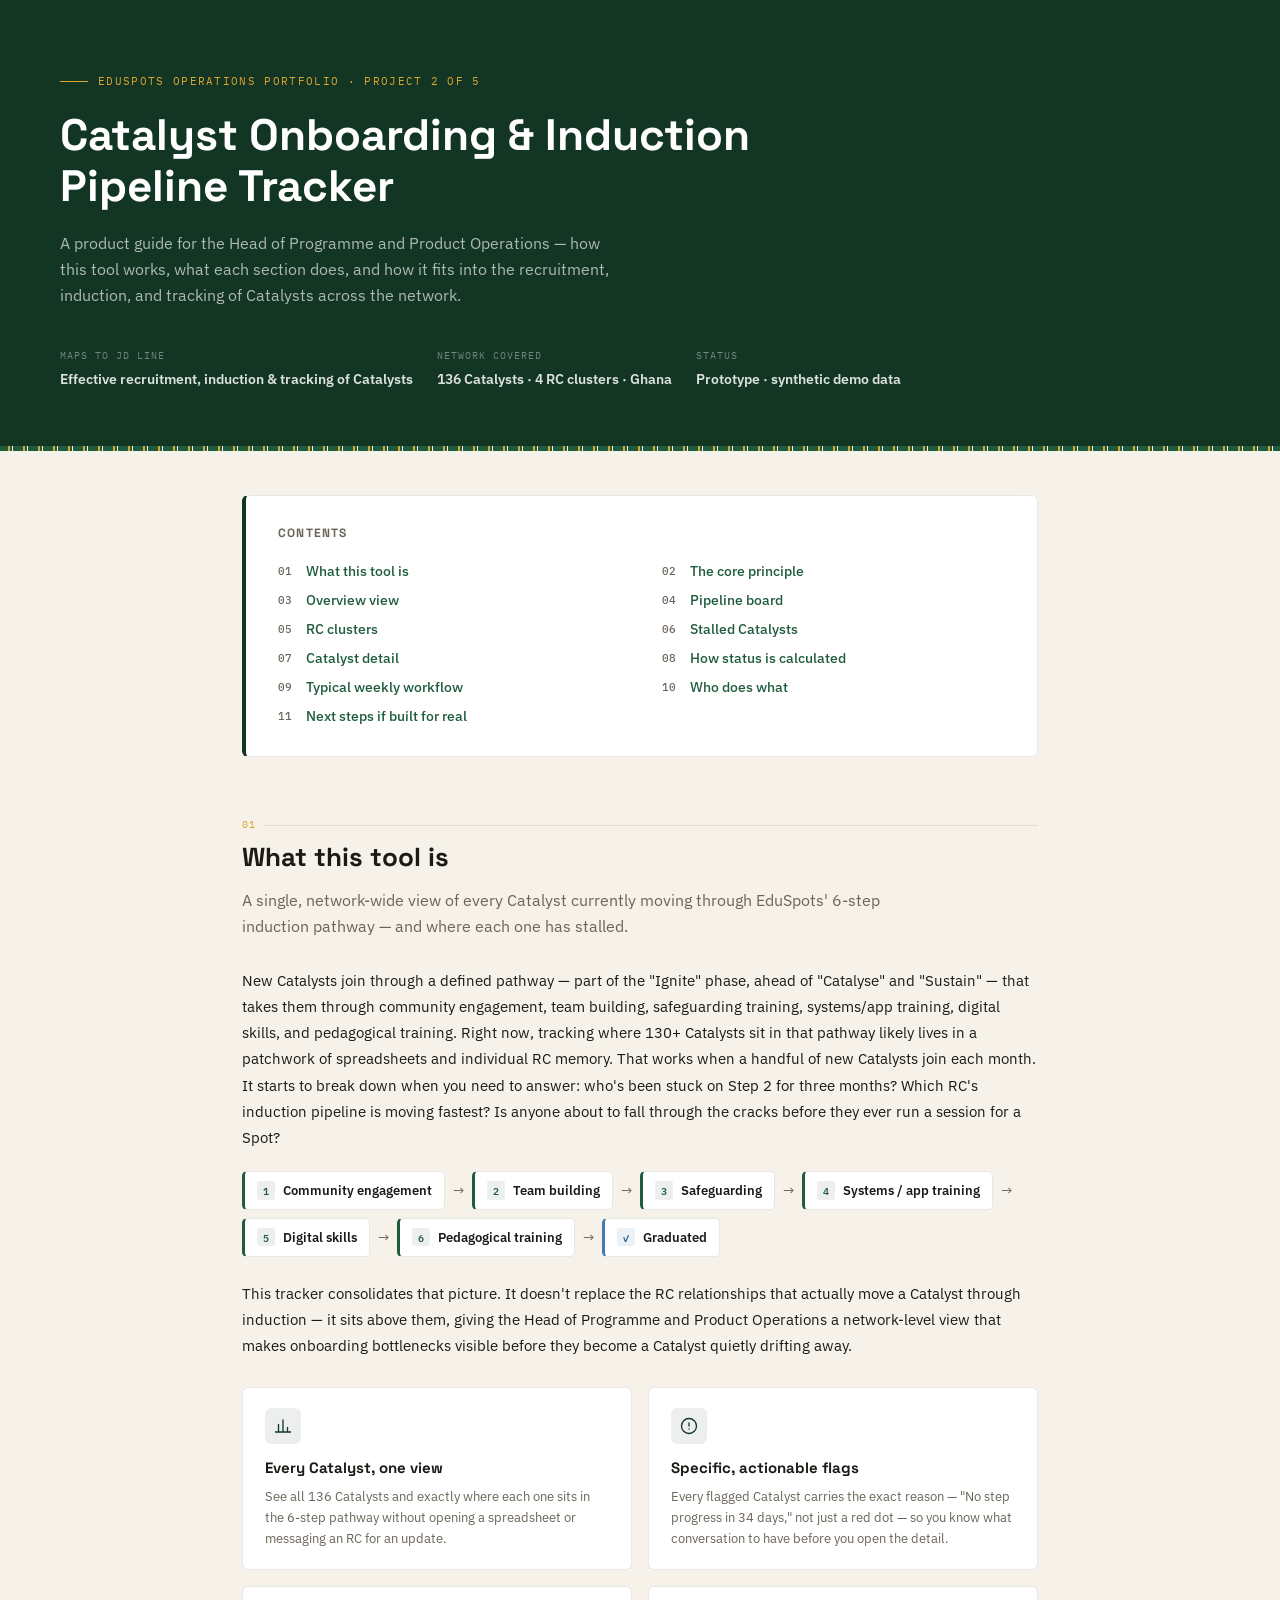
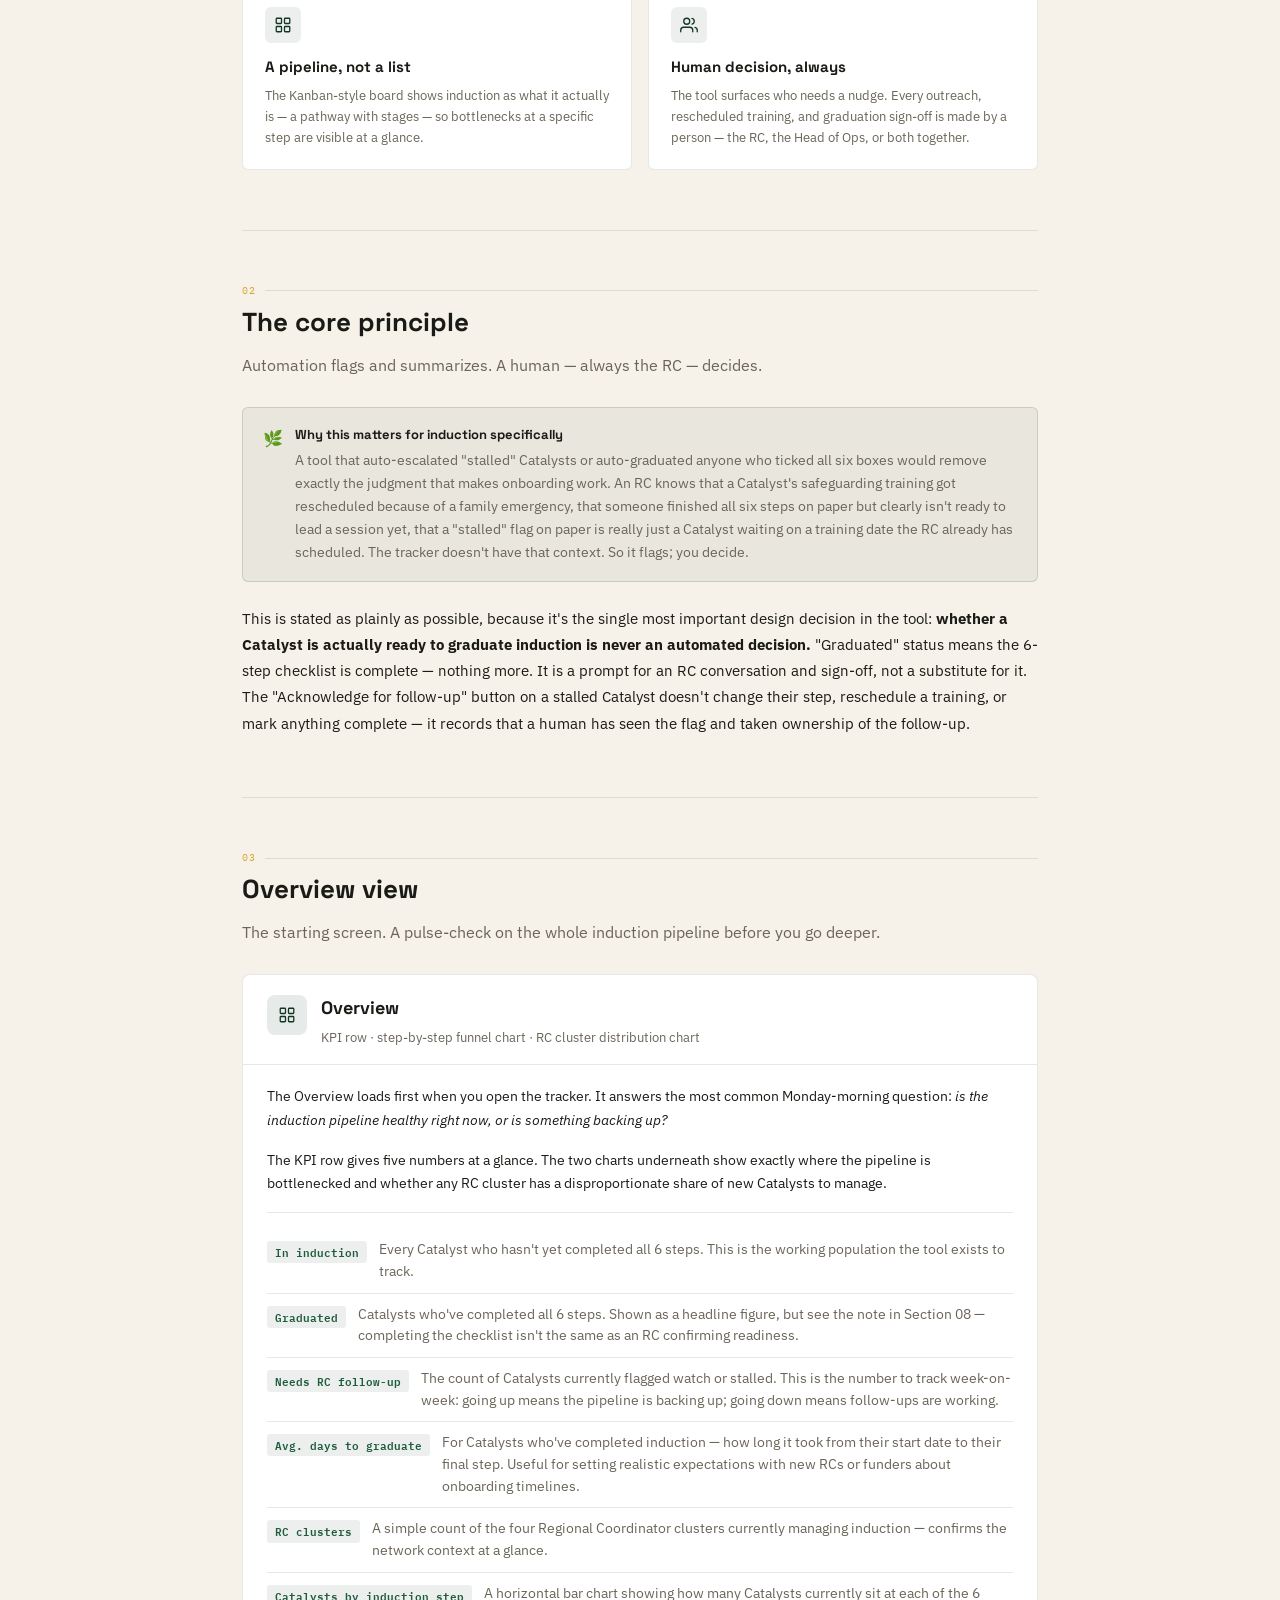
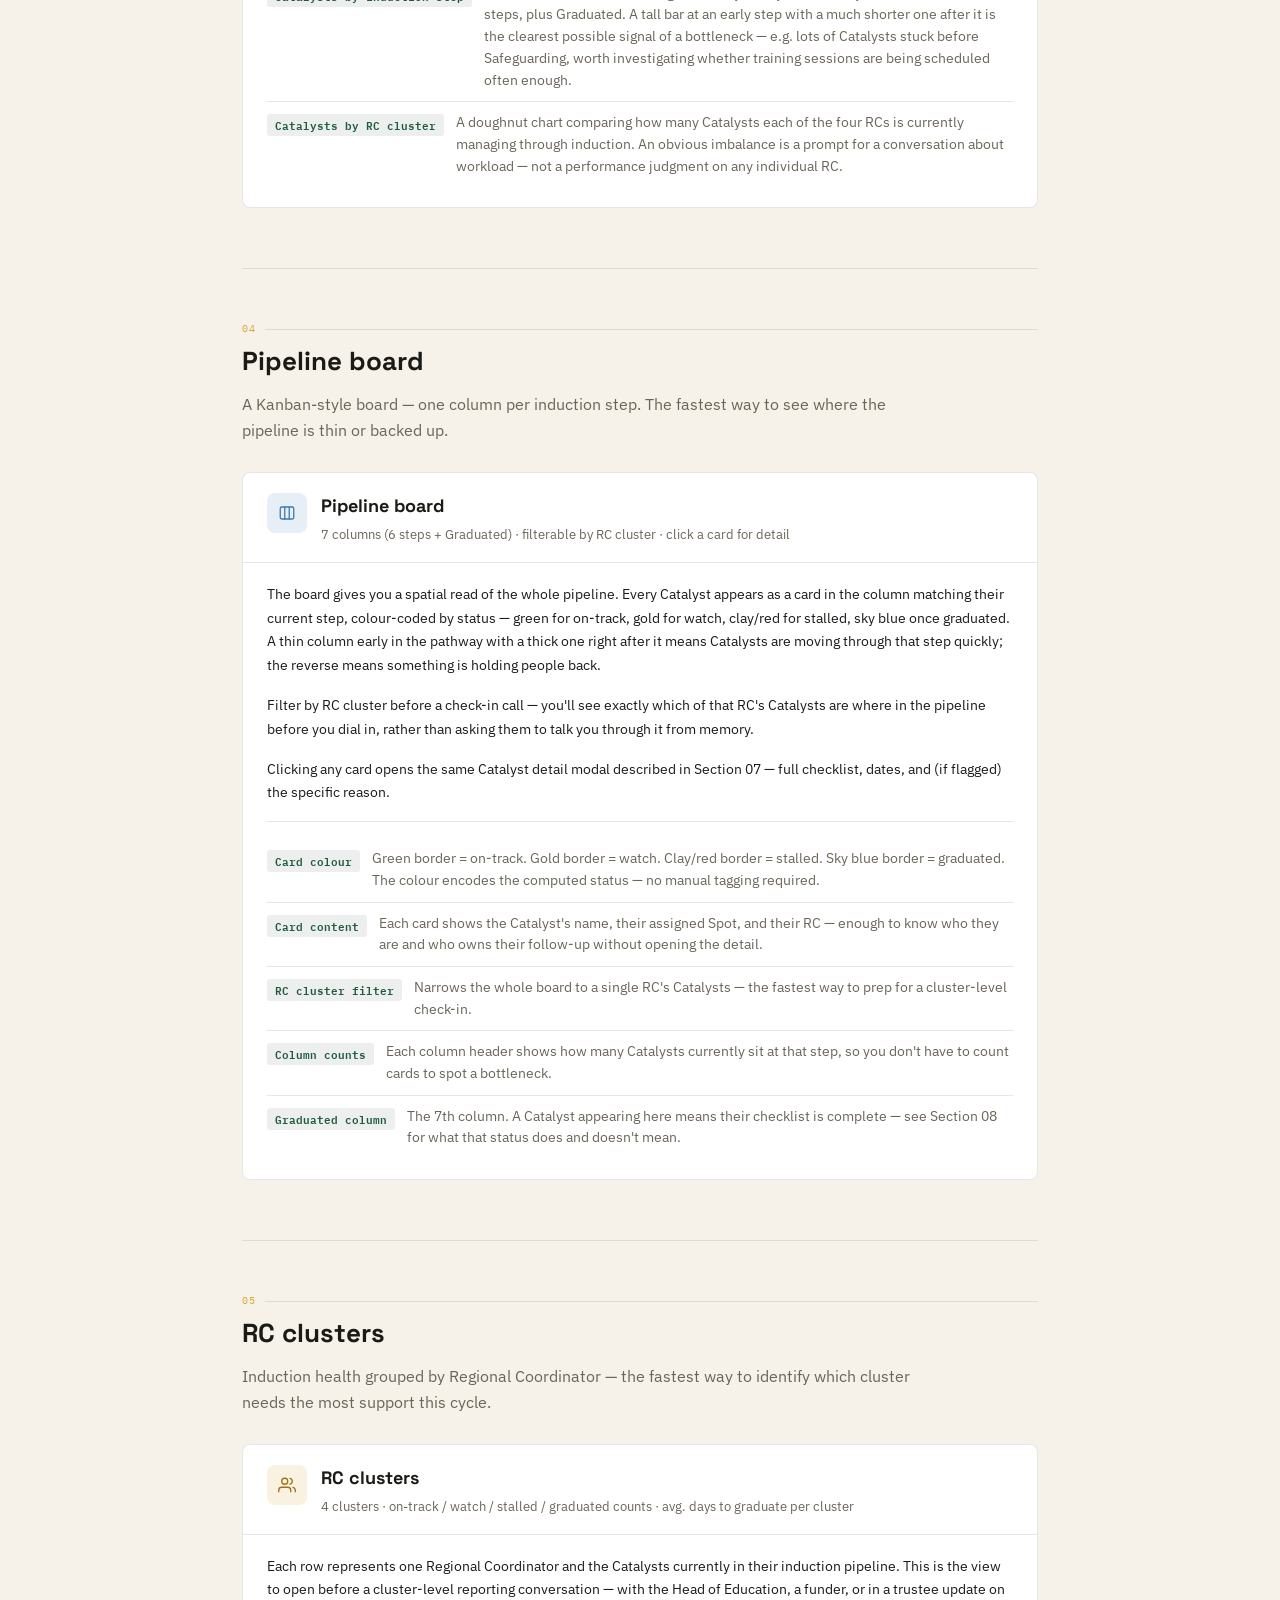
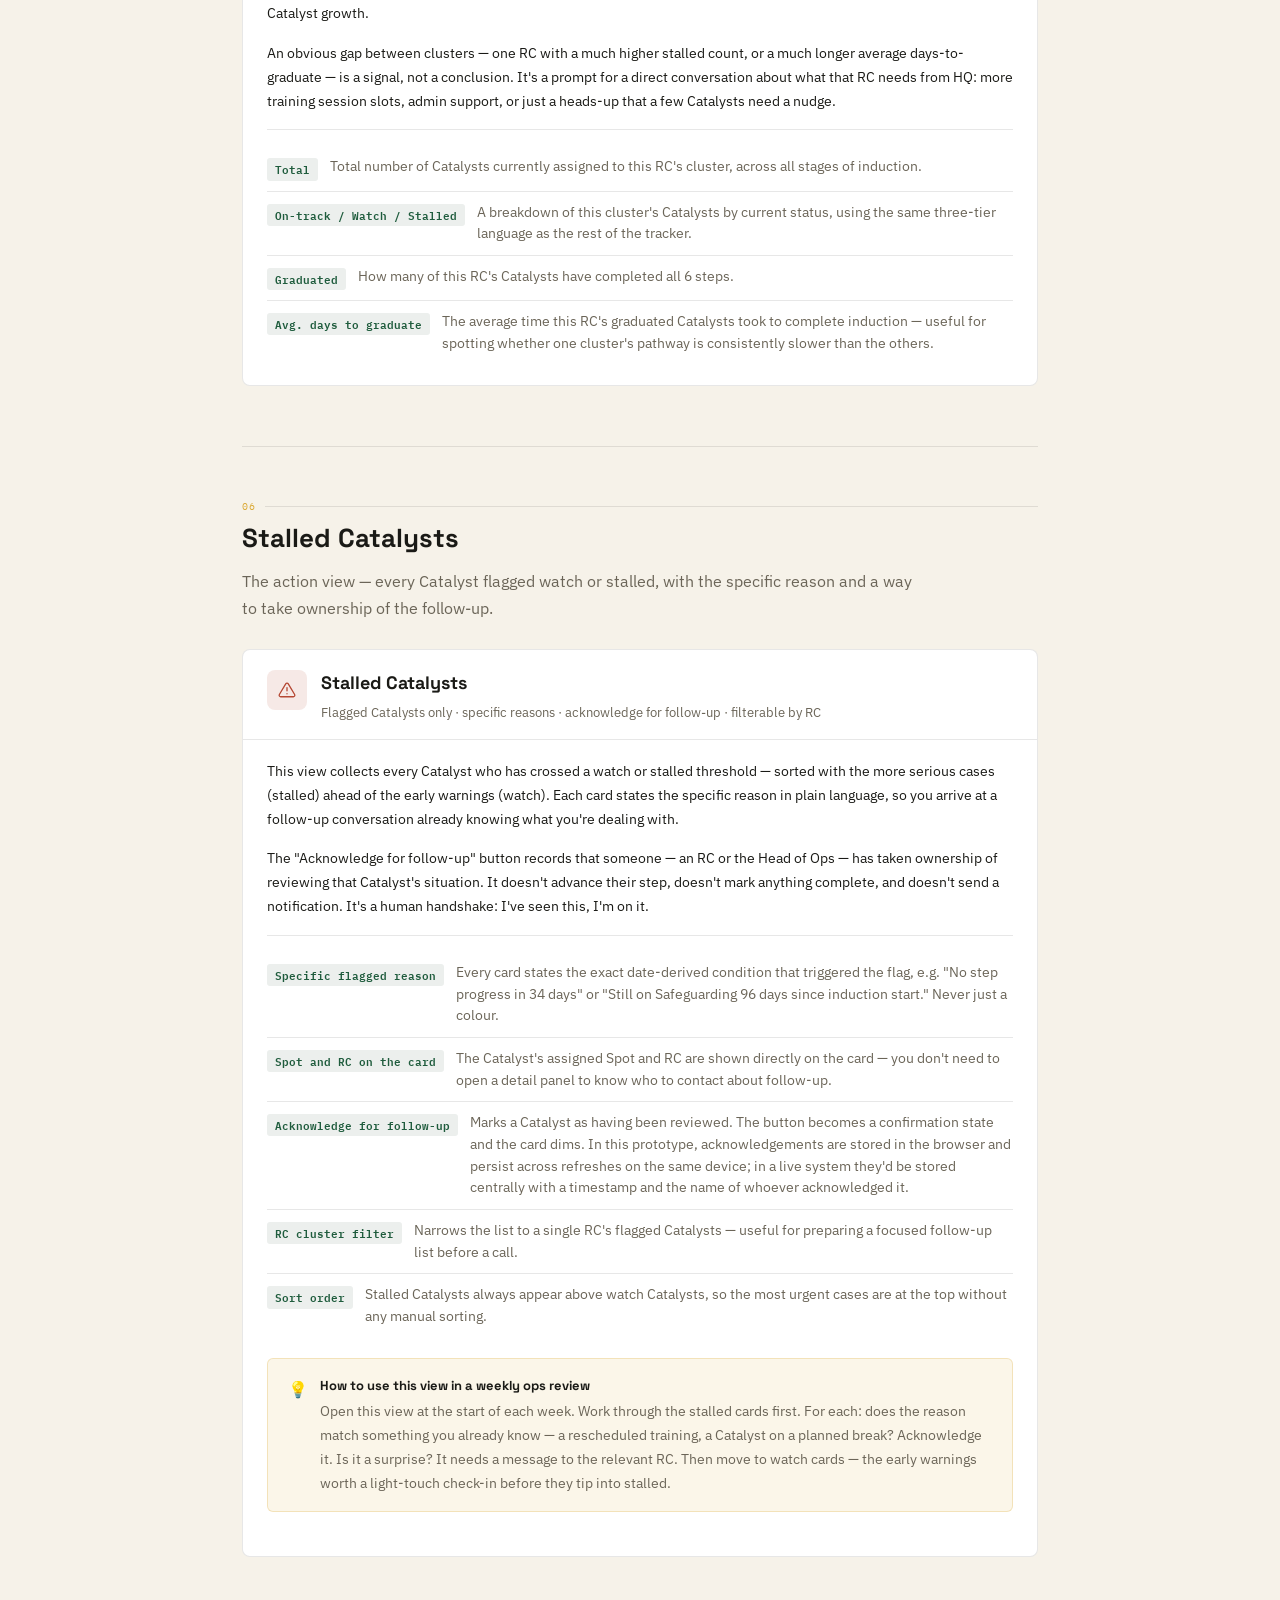
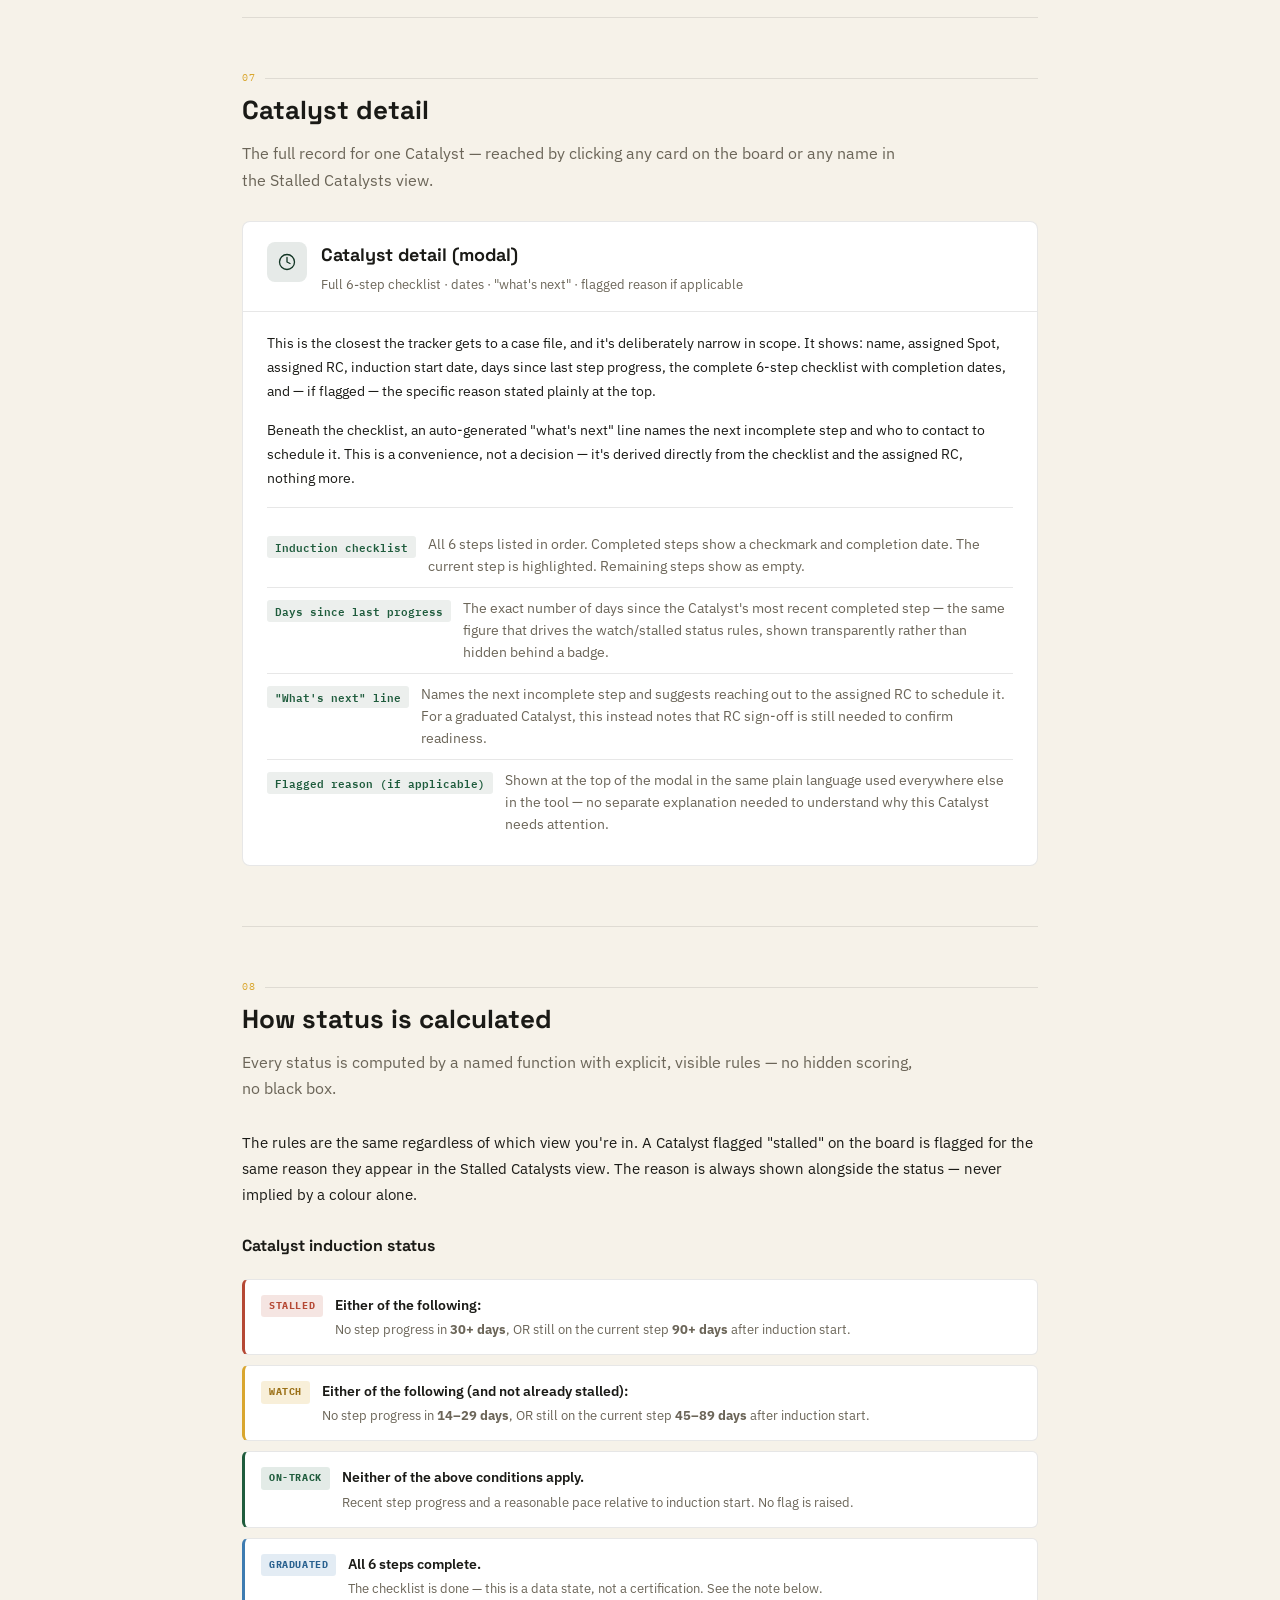
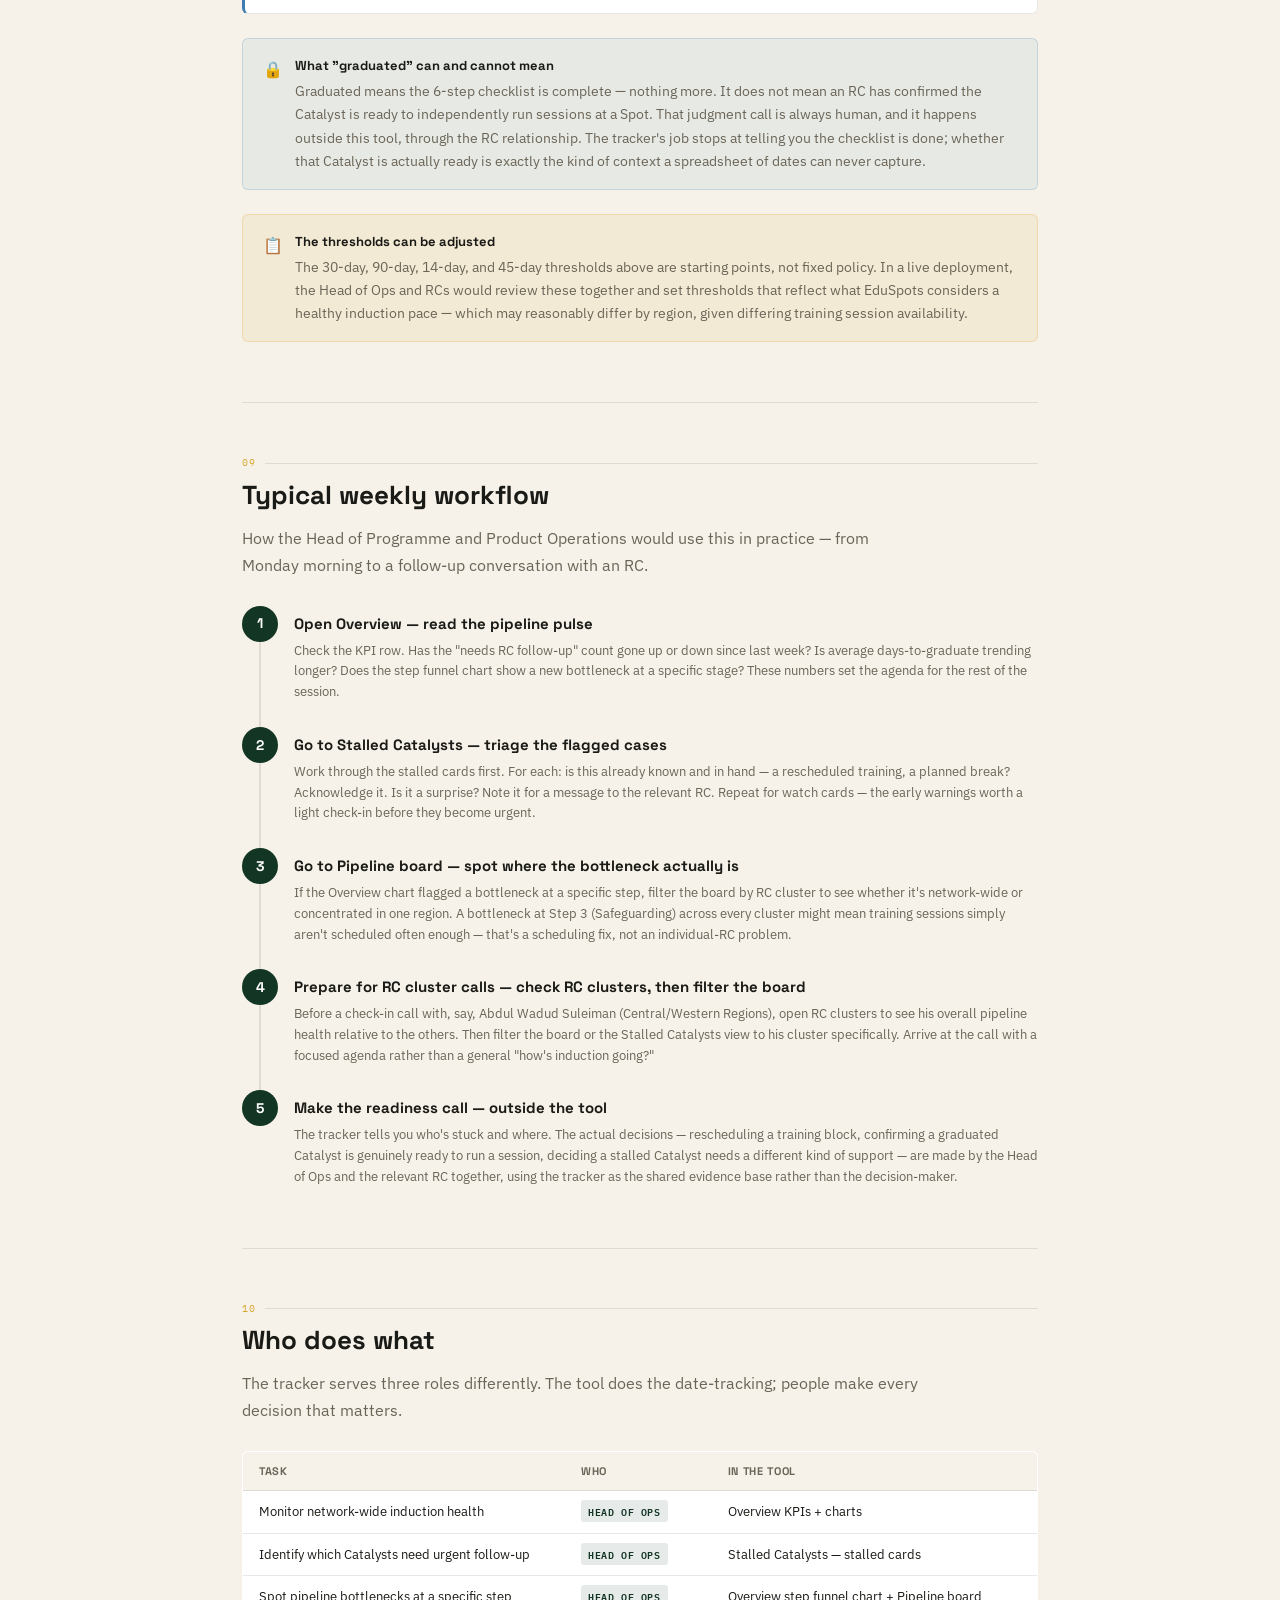
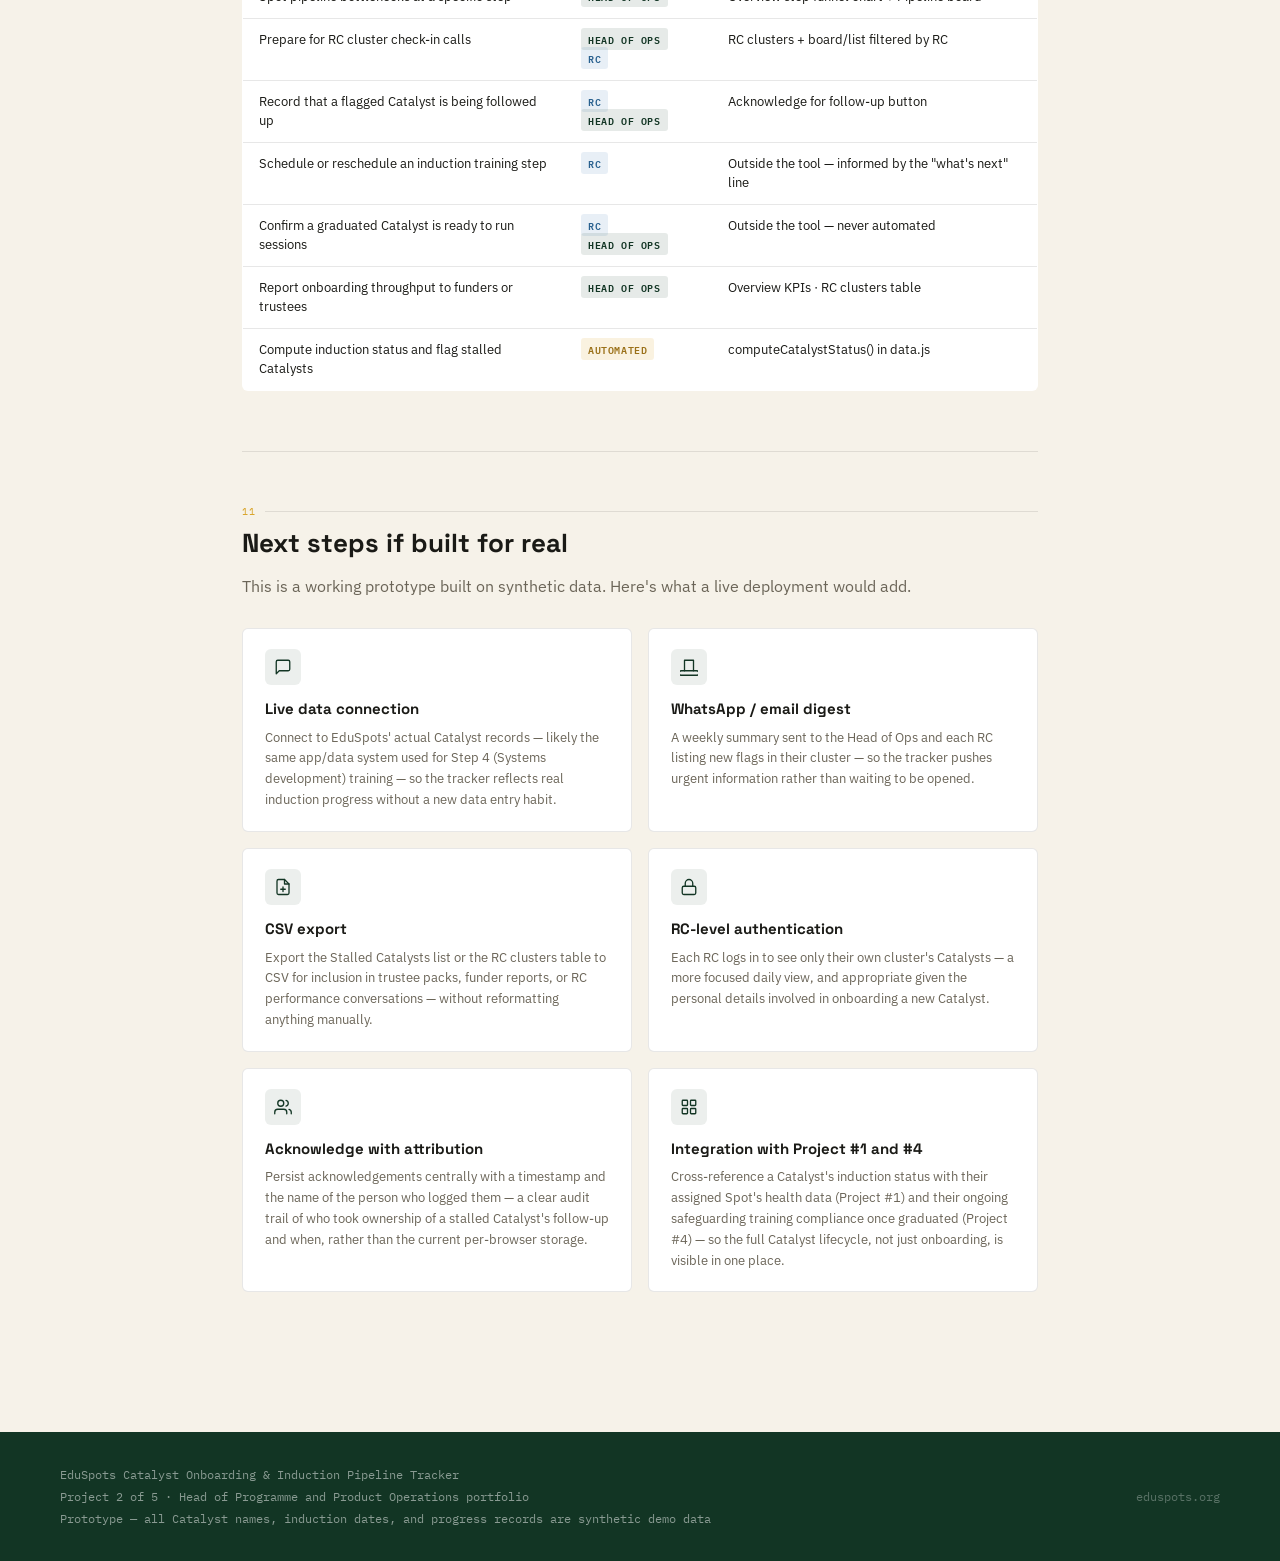
<file: product-guide.html>
<!DOCTYPE html>
<html lang="en">
<head>
<meta charset="UTF-8" />
<meta name="viewport" content="width=device-width, initial-scale=1.0" />
<title>Catalyst Onboarding &amp; Induction Pipeline Tracker — Product Guide</title>
<link rel="preconnect" href="https://fonts.googleapis.com" />
<link rel="preconnect" href="https://fonts.gstatic.com" crossorigin />
<link href="https://fonts.googleapis.com/css2?family=IBM+Plex+Mono:wght@400;600&family=IBM+Plex+Sans:ital,wght@0,400;0,500;0,600;1,400&family=Space+Grotesk:wght@500;600;700&display=swap" rel="stylesheet" />
<style>

/* ── Reset ──────────────────────────────────────────────────── */
*, *::before, *::after { box-sizing: border-box; margin: 0; padding: 0; }
html { font-size: 16px; scroll-behavior: smooth; }

body {
  font-family: "IBM Plex Sans", ui-sans-serif, system-ui, sans-serif;
  background: #F6F2E9;
  color: #1A1A16;
  line-height: 1.65;
  -webkit-font-smoothing: antialiased;
}

/* ── Tokens ─────────────────────────────────────────────────── */
:root {
  --forest:       #123524;
  --forest-light: #1F5C3D;
  --gold:         #D9A62E;
  --gold-soft:    #F0D89B;
  --sky:          #3E7CB1;
  --clay:         #B54834;
  --paper:        #F6F2E9;
  --panel:        #FFFFFF;
  --ink:          #1A1A16;
  --muted:        #6B6558;
  --line:         rgba(26,26,22,0.10);
}

/* ── Cover ──────────────────────────────────────────────────── */
.cover {
  background: var(--forest);
  color: #fff;
  padding: 72px 60px 60px;
  position: relative;
  overflow: hidden;
}

.cover::after {
  content: "";
  position: absolute;
  bottom: 0; left: 0; right: 0;
  height: 5px;
  background: repeating-linear-gradient(
    90deg,
    var(--forest-light) 0px, var(--forest-light) 8px,
    var(--gold)         8px, var(--gold)         10px,
    var(--forest-light) 10px, var(--forest-light) 12px,
    #fff                12px, #fff                13px,
    var(--forest-light) 13px, var(--forest-light) 15px
  );
}

.cover-eyebrow {
  font-family: "IBM Plex Mono", monospace;
  font-size: 11px;
  letter-spacing: 0.12em;
  text-transform: uppercase;
  color: var(--gold);
  margin-bottom: 20px;
  display: flex;
  align-items: center;
  gap: 10px;
}

.cover-eyebrow::before {
  content: "";
  display: inline-block;
  width: 28px;
  height: 1px;
  background: var(--gold);
}

.cover-title {
  font-family: "Space Grotesk", ui-sans-serif, sans-serif;
  font-size: clamp(28px, 4vw, 44px);
  font-weight: 700;
  line-height: 1.15;
  color: #fff;
  max-width: 700px;
  margin-bottom: 20px;
}

.cover-subtitle {
  font-size: 16px;
  color: rgba(255,255,255,0.65);
  max-width: 560px;
  line-height: 1.6;
  margin-bottom: 40px;
}

.cover-meta {
  display: flex;
  flex-wrap: wrap;
  gap: 24px;
}

.cover-meta-item {
  display: flex;
  flex-direction: column;
  gap: 3px;
}

.cover-meta-label {
  font-family: "IBM Plex Mono", monospace;
  font-size: 10px;
  letter-spacing: 0.1em;
  text-transform: uppercase;
  color: rgba(255,255,255,0.40);
}

.cover-meta-value {
  font-size: 14px;
  font-weight: 600;
  color: rgba(255,255,255,0.85);
}

/* ── Layout ─────────────────────────────────────────────────── */
.page {
  max-width: 860px;
  margin: 0 auto;
  padding: 0 32px 80px;
}

/* ── TOC ────────────────────────────────────────────────────── */
.toc {
  background: var(--panel);
  border: 1px solid var(--line);
  border-left: 4px solid var(--forest);
  border-radius: 6px;
  padding: 28px 32px;
  margin: 44px 0 60px;
}

.toc-title {
  font-family: "Space Grotesk", sans-serif;
  font-size: 12px;
  font-weight: 700;
  letter-spacing: 0.1em;
  text-transform: uppercase;
  color: var(--muted);
  margin-bottom: 16px;
}

.toc-list {
  list-style: none;
  display: grid;
  grid-template-columns: 1fr 1fr;
  gap: 6px 40px;
}

.toc-list a {
  font-size: 14px;
  color: var(--forest-light);
  text-decoration: none;
  font-weight: 500;
  display: flex;
  align-items: center;
  gap: 8px;
}

.toc-list a:hover { text-decoration: underline; }

.toc-num {
  font-family: "IBM Plex Mono", monospace;
  font-size: 11px;
  color: var(--muted);
  width: 20px;
  flex-shrink: 0;
}

/* ── Section headings ───────────────────────────────────────── */
.section {
  margin-bottom: 60px;
}

.section-eyebrow {
  font-family: "IBM Plex Mono", monospace;
  font-size: 10px;
  letter-spacing: 0.14em;
  text-transform: uppercase;
  color: var(--gold);
  margin-bottom: 8px;
  display: flex;
  align-items: center;
  gap: 8px;
}

.section-eyebrow::after {
  content: "";
  flex: 1;
  height: 1px;
  background: var(--line);
}

.section-title {
  font-family: "Space Grotesk", sans-serif;
  font-size: 26px;
  font-weight: 700;
  color: var(--ink);
  line-height: 1.2;
  margin-bottom: 14px;
}

.section-lead {
  font-size: 16px;
  color: var(--muted);
  max-width: 680px;
  margin-bottom: 28px;
  line-height: 1.65;
}

/* ── Feature cards ──────────────────────────────────────────── */
.feature-grid {
  display: grid;
  grid-template-columns: 1fr 1fr;
  gap: 16px;
  margin-bottom: 28px;
}

.feature-card {
  background: var(--panel);
  border: 1px solid var(--line);
  border-radius: 6px;
  padding: 20px 22px;
}

.feature-card-icon {
  width: 36px;
  height: 36px;
  background: rgba(18,53,36,0.08);
  border-radius: 6px;
  display: flex;
  align-items: center;
  justify-content: center;
  margin-bottom: 12px;
  color: var(--forest);
}

.feature-card-title {
  font-family: "Space Grotesk", sans-serif;
  font-size: 15px;
  font-weight: 700;
  color: var(--ink);
  margin-bottom: 6px;
}

.feature-card-body {
  font-size: 13px;
  color: var(--muted);
  line-height: 1.6;
}

/* ── View breakdowns ────────────────────────────────────────── */
.view-block {
  background: var(--panel);
  border: 1px solid var(--line);
  border-radius: 8px;
  overflow: hidden;
  margin-bottom: 24px;
}

.view-block-header {
  padding: 18px 24px 16px;
  border-bottom: 1px solid var(--line);
  display: flex;
  align-items: flex-start;
  gap: 14px;
}

.view-block-icon {
  width: 40px;
  height: 40px;
  border-radius: 8px;
  display: flex;
  align-items: center;
  justify-content: center;
  flex-shrink: 0;
  margin-top: 2px;
}

.icon-forest { background: rgba(18,53,36,0.10); color: var(--forest); }
.icon-sky    { background: rgba(62,124,177,0.12); color: var(--sky); }
.icon-gold   { background: rgba(217,166,46,0.15); color: #9B7119; }
.icon-clay   { background: rgba(181,72,52,0.12); color: var(--clay); }

.view-block-name {
  font-family: "Space Grotesk", sans-serif;
  font-size: 18px;
  font-weight: 700;
  color: var(--ink);
  margin-bottom: 4px;
}

.view-block-tagline {
  font-size: 13px;
  color: var(--muted);
}

.view-block-body {
  padding: 20px 24px;
}

.view-block-body p {
  font-size: 14px;
  color: var(--ink);
  line-height: 1.7;
  margin-bottom: 16px;
}

.view-block-body p:last-of-type { margin-bottom: 0; }

/* ── Element list ───────────────────────────────────────────── */
.element-list {
  list-style: none;
  margin-top: 16px;
  border-top: 1px solid var(--line);
  padding-top: 16px;
}

.element-item {
  display: flex;
  gap: 12px;
  padding: 10px 0;
  border-bottom: 1px solid var(--line);
  font-size: 14px;
}

.element-item:last-child { border-bottom: none; }

.element-label {
  font-family: "IBM Plex Mono", monospace;
  font-size: 11px;
  font-weight: 600;
  color: var(--forest-light);
  background: rgba(18,53,36,0.08);
  padding: 2px 8px;
  border-radius: 3px;
  white-space: nowrap;
  align-self: flex-start;
  margin-top: 2px;
  flex-shrink: 0;
}

.element-desc {
  color: var(--muted);
  line-height: 1.55;
}

/* ── Status pills ───────────────────────────────────────────── */
.status-row {
  display: flex;
  flex-direction: column;
  gap: 10px;
  margin: 20px 0;
}

.status-item {
  display: flex;
  align-items: flex-start;
  gap: 12px;
  padding: 14px 16px;
  background: var(--panel);
  border: 1px solid var(--line);
  border-radius: 6px;
  border-left-width: 3px;
}

.status-item.status-ontrack   { border-left-color: var(--forest-light); }
.status-item.status-watch     { border-left-color: var(--gold); }
.status-item.status-stalled   { border-left-color: var(--clay); }
.status-item.status-graduated { border-left-color: var(--sky); }

.status-pill {
  font-family: "IBM Plex Mono", monospace;
  font-size: 10px;
  font-weight: 700;
  letter-spacing: 0.06em;
  text-transform: uppercase;
  padding: 3px 8px;
  border-radius: 3px;
  white-space: nowrap;
  flex-shrink: 0;
  margin-top: 1px;
}

.pill-ontrack   { background: rgba(31,92,61,0.12);  color: var(--forest-light); }
.pill-watch     { background: rgba(217,166,46,0.18); color: #9B7119; }
.pill-stalled   { background: rgba(181,72,52,0.14);  color: var(--clay); }
.pill-graduated { background: rgba(62,124,177,0.14); color: #29618F; }

.status-content {}

.status-name {
  font-size: 14px;
  font-weight: 600;
  color: var(--ink);
  margin-bottom: 3px;
}

.status-conditions {
  font-size: 13px;
  color: var(--muted);
  line-height: 1.55;
}

/* ── Callout boxes ──────────────────────────────────────────── */
.callout {
  border-radius: 6px;
  padding: 16px 20px;
  margin: 24px 0;
  font-size: 14px;
  line-height: 1.65;
  display: flex;
  gap: 12px;
  align-items: flex-start;
}

.callout-principle {
  background: rgba(18,53,36,0.06);
  border: 1px solid rgba(18,53,36,0.15);
}

.callout-note {
  background: rgba(217,166,46,0.10);
  border: 1px solid rgba(217,166,46,0.25);
}

.callout-scope {
  background: rgba(62,124,177,0.08);
  border: 1px solid rgba(62,124,177,0.20);
}

.callout-icon {
  font-size: 16px;
  flex-shrink: 0;
  margin-top: 1px;
}

.callout strong {
  display: block;
  font-weight: 700;
  color: var(--ink);
  margin-bottom: 4px;
  font-family: "Space Grotesk", sans-serif;
  font-size: 13px;
}

.callout p { color: var(--muted); margin: 0; }

/* ── Workflow diagram ───────────────────────────────────────── */
.workflow {
  display: flex;
  flex-direction: column;
  gap: 0;
  margin: 20px 0;
  position: relative;
}

.workflow-step {
  display: flex;
  gap: 16px;
  align-items: flex-start;
  padding-bottom: 24px;
  position: relative;
}

.workflow-step:last-child { padding-bottom: 0; }

.workflow-step::before {
  content: "";
  position: absolute;
  left: 17px;
  top: 36px;
  bottom: 0;
  width: 2px;
  background: var(--line);
}

.workflow-step:last-child::before { display: none; }

.workflow-num {
  width: 36px;
  height: 36px;
  border-radius: 50%;
  background: var(--forest);
  color: #fff;
  font-family: "Space Grotesk", sans-serif;
  font-size: 14px;
  font-weight: 700;
  display: flex;
  align-items: center;
  justify-content: center;
  flex-shrink: 0;
  position: relative;
  z-index: 1;
}

.workflow-content {
  padding-top: 6px;
}

.workflow-title {
  font-family: "Space Grotesk", sans-serif;
  font-size: 15px;
  font-weight: 700;
  color: var(--ink);
  margin-bottom: 4px;
}

.workflow-body {
  font-size: 13px;
  color: var(--muted);
  line-height: 1.6;
}

/* ── Who does what table ────────────────────────────────────── */
.role-table {
  width: 100%;
  border-collapse: collapse;
  font-size: 13px;
  background: var(--panel);
  border: 1px solid var(--line);
  border-radius: 6px;
  overflow: hidden;
  margin: 20px 0;
}

.role-table th {
  background: var(--paper);
  padding: 10px 16px;
  text-align: left;
  font-family: "Space Grotesk", sans-serif;
  font-size: 11px;
  font-weight: 700;
  text-transform: uppercase;
  letter-spacing: 0.06em;
  color: var(--muted);
  border-bottom: 1px solid var(--line);
}

.role-table td {
  padding: 11px 16px;
  border-bottom: 1px solid var(--line);
  color: var(--ink);
  vertical-align: top;
  line-height: 1.5;
}

.role-table tr:last-child td { border-bottom: none; }

.role-tag {
  font-family: "IBM Plex Mono", monospace;
  font-size: 10px;
  font-weight: 600;
  text-transform: uppercase;
  letter-spacing: 0.06em;
  padding: 2px 7px;
  border-radius: 3px;
  white-space: nowrap;
}

.tag-head { background: rgba(18,53,36,0.10); color: var(--forest); }
.tag-rc   { background: rgba(62,124,177,0.12); color: #29618F; }
.tag-auto { background: rgba(217,166,46,0.15); color: #9B7119; }

/* ── Pipeline strip (visual step map) ──────────────────────── */
.step-strip {
  display: flex;
  flex-wrap: wrap;
  gap: 8px;
  margin: 20px 0 24px;
}

.step-chip {
  background: var(--panel);
  border: 1px solid var(--line);
  border-left: 3px solid var(--forest-light);
  border-radius: 5px;
  padding: 8px 12px;
  font-size: 12.5px;
  font-weight: 600;
  color: var(--ink);
  display: flex;
  align-items: center;
  gap: 8px;
}

.step-chip-num {
  font-family: "IBM Plex Mono", monospace;
  font-size: 10px;
  color: var(--forest-light);
  background: rgba(18,53,36,0.08);
  padding: 1px 6px;
  border-radius: 3px;
}

.step-chip.grad {
  border-left-color: var(--sky);
}

.step-chip.grad .step-chip-num {
  color: #29618F;
  background: rgba(62,124,177,0.10);
}

.step-arrow {
  display: flex;
  align-items: center;
  color: var(--muted);
  font-size: 14px;
}

/* ── Divider ────────────────────────────────────────────────── */
.divider {
  height: 1px;
  background: var(--line);
  margin: 52px 0;
}

/* ── Footer ─────────────────────────────────────────────────── */
.footer {
  background: var(--forest);
  color: rgba(255,255,255,0.5);
  padding: 32px 60px;
  font-size: 12px;
  font-family: "IBM Plex Mono", monospace;
  display: flex;
  justify-content: space-between;
  align-items: center;
  flex-wrap: wrap;
  gap: 12px;
}

.footer-left { line-height: 1.8; }
.footer-right { color: rgba(255,255,255,0.3); }

/* ── Print ──────────────────────────────────────────────────── */
@media print {
  body { background: #fff; }
  .cover { -webkit-print-color-adjust: exact; print-color-adjust: exact; }
  .footer { -webkit-print-color-adjust: exact; print-color-adjust: exact; }
  .page { padding: 0 20px 40px; }
  .view-block, .feature-card, .status-item, .callout { break-inside: avoid; }
  .section { break-inside: avoid; }
}

/* ── Responsive ─────────────────────────────────────────────── */
@media (max-width: 680px) {
  .cover { padding: 48px 24px 44px; }
  .page { padding: 0 20px 60px; }
  .feature-grid { grid-template-columns: 1fr; }
  .toc-list { grid-template-columns: 1fr; }
  .footer { padding: 24px; flex-direction: column; align-items: flex-start; }
  .step-strip { flex-direction: column; align-items: flex-start; }
  .step-arrow { display: none; }
}

</style>
</head>
<body>

<!-- ================================================================
     COVER
================================================================ -->
<div class="cover">
  <div class="cover-eyebrow">EduSpots Operations Portfolio · Project 2 of 5</div>
  <h1 class="cover-title">Catalyst Onboarding &amp; Induction Pipeline Tracker</h1>
  <p class="cover-subtitle">
    A product guide for the Head of Programme and Product Operations —
    how this tool works, what each section does, and how it fits into
    the recruitment, induction, and tracking of Catalysts across the network.
  </p>
  <div class="cover-meta">
    <div class="cover-meta-item">
      <span class="cover-meta-label">Maps to JD line</span>
      <span class="cover-meta-value">Effective recruitment, induction &amp; tracking of Catalysts</span>
    </div>
    <div class="cover-meta-item">
      <span class="cover-meta-label">Network covered</span>
      <span class="cover-meta-value">136 Catalysts · 4 RC clusters · Ghana</span>
    </div>
    <div class="cover-meta-item">
      <span class="cover-meta-label">Status</span>
      <span class="cover-meta-value">Prototype · synthetic demo data</span>
    </div>
  </div>
</div>

<div class="page">

<!-- ================================================================
     TABLE OF CONTENTS
================================================================ -->
<nav class="toc" aria-label="Table of contents">
  <p class="toc-title">Contents</p>
  <ul class="toc-list">
    <li><a href="#what-it-is"><span class="toc-num">01</span> What this tool is</a></li>
    <li><a href="#the-principle"><span class="toc-num">02</span> The core principle</a></li>
    <li><a href="#overview-view"><span class="toc-num">03</span> Overview view</a></li>
    <li><a href="#board-view"><span class="toc-num">04</span> Pipeline board</a></li>
    <li><a href="#rcs-view"><span class="toc-num">05</span> RC clusters</a></li>
    <li><a href="#stalled-view"><span class="toc-num">06</span> Stalled Catalysts</a></li>
    <li><a href="#detail-view"><span class="toc-num">07</span> Catalyst detail</a></li>
    <li><a href="#status-rules"><span class="toc-num">08</span> How status is calculated</a></li>
    <li><a href="#workflow"><span class="toc-num">09</span> Typical weekly workflow</a></li>
    <li><a href="#who-does-what"><span class="toc-num">10</span> Who does what</a></li>
    <li><a href="#roadmap"><span class="toc-num">11</span> Next steps if built for real</a></li>
  </ul>
</nav>


<!-- ================================================================
     01 — WHAT IT IS
================================================================ -->
<section class="section" id="what-it-is">
  <p class="section-eyebrow">01</p>
  <h2 class="section-title">What this tool is</h2>
  <p class="section-lead">
    A single, network-wide view of every Catalyst currently moving through
    EduSpots' 6-step induction pathway — and where each one has stalled.
  </p>

  <p style="font-size:15px; color:#1A1A16; line-height:1.75; margin-bottom:16px;">
    New Catalysts join through a defined pathway — part of the "Ignite" phase,
    ahead of "Catalyse" and "Sustain" — that takes them through community
    engagement, team building, safeguarding training, systems/app training,
    digital skills, and pedagogical training. Right now, tracking where 130+
    Catalysts sit in that pathway likely lives in a patchwork of spreadsheets
    and individual RC memory. That works when a handful of new Catalysts join
    each month. It starts to break down when you need to answer: who's been
    stuck on Step 2 for three months? Which RC's induction pipeline is moving
    fastest? Is anyone about to fall through the cracks before they ever run
    a session for a Spot?
  </p>

  <div class="step-strip">
    <div class="step-chip"><span class="step-chip-num">1</span> Community engagement</div>
    <div class="step-arrow">→</div>
    <div class="step-chip"><span class="step-chip-num">2</span> Team building</div>
    <div class="step-arrow">→</div>
    <div class="step-chip"><span class="step-chip-num">3</span> Safeguarding</div>
    <div class="step-arrow">→</div>
    <div class="step-chip"><span class="step-chip-num">4</span> Systems / app training</div>
    <div class="step-arrow">→</div>
    <div class="step-chip"><span class="step-chip-num">5</span> Digital skills</div>
    <div class="step-arrow">→</div>
    <div class="step-chip"><span class="step-chip-num">6</span> Pedagogical training</div>
    <div class="step-arrow">→</div>
    <div class="step-chip grad"><span class="step-chip-num">✓</span> Graduated</div>
  </div>

  <p style="font-size:15px; color:#1A1A16; line-height:1.75; margin-bottom:28px;">
    This tracker consolidates that picture. It doesn't replace the RC
    relationships that actually move a Catalyst through induction — it sits
    above them, giving the Head of Programme and Product Operations a
    network-level view that makes onboarding bottlenecks visible before
    they become a Catalyst quietly drifting away.
  </p>

  <div class="feature-grid">
    <div class="feature-card">
      <div class="feature-card-icon">
        <svg width="18" height="18" viewBox="0 0 24 24" fill="none" stroke="currentColor" stroke-width="1.75" stroke-linecap="round" stroke-linejoin="round"><path d="M2 20h20M6 20V10M12 20V4M18 20v-6"/></svg>
      </div>
      <div class="feature-card-title">Every Catalyst, one view</div>
      <div class="feature-card-body">See all 136 Catalysts and exactly where each one sits in the 6-step pathway without opening a spreadsheet or messaging an RC for an update.</div>
    </div>
    <div class="feature-card">
      <div class="feature-card-icon">
        <svg width="18" height="18" viewBox="0 0 24 24" fill="none" stroke="currentColor" stroke-width="1.75" stroke-linecap="round" stroke-linejoin="round"><circle cx="12" cy="12" r="10"/><line x1="12" y1="8" x2="12" y2="12"/><line x1="12" y1="16" x2="12.01" y2="16"/></svg>
      </div>
      <div class="feature-card-title">Specific, actionable flags</div>
      <div class="feature-card-body">Every flagged Catalyst carries the exact reason — "No step progress in 34 days," not just a red dot — so you know what conversation to have before you open the detail.</div>
    </div>
    <div class="feature-card">
      <div class="feature-card-icon">
        <svg width="18" height="18" viewBox="0 0 24 24" fill="none" stroke="currentColor" stroke-width="1.75" stroke-linecap="round" stroke-linejoin="round"><rect x="3" y="3" width="7" height="7" rx="1"/><rect x="14" y="3" width="7" height="7" rx="1"/><rect x="3" y="14" width="7" height="7" rx="1"/><rect x="14" y="14" width="7" height="7" rx="1"/></svg>
      </div>
      <div class="feature-card-title">A pipeline, not a list</div>
      <div class="feature-card-body">The Kanban-style board shows induction as what it actually is — a pathway with stages — so bottlenecks at a specific step are visible at a glance.</div>
    </div>
    <div class="feature-card">
      <div class="feature-card-icon">
        <svg width="18" height="18" viewBox="0 0 24 24" fill="none" stroke="currentColor" stroke-width="1.75" stroke-linecap="round" stroke-linejoin="round"><path d="M17 21v-2a4 4 0 00-4-4H5a4 4 0 00-4 4v2"/><circle cx="9" cy="7" r="4"/><path d="M23 21v-2a4 4 0 00-3-3.87"/><path d="M16 3.13a4 4 0 010 7.75"/></svg>
      </div>
      <div class="feature-card-title">Human decision, always</div>
      <div class="feature-card-body">The tool surfaces who needs a nudge. Every outreach, rescheduled training, and graduation sign-off is made by a person — the RC, the Head of Ops, or both together.</div>
    </div>
  </div>
</section>

<div class="divider"></div>


<!-- ================================================================
     02 — THE PRINCIPLE
================================================================ -->
<section class="section" id="the-principle">
  <p class="section-eyebrow">02</p>
  <h2 class="section-title">The core principle</h2>
  <p class="section-lead">Automation flags and summarizes. A human — always the RC — decides.</p>

  <div class="callout callout-principle">
    <span class="callout-icon">🌿</span>
    <div>
      <strong>Why this matters for induction specifically</strong>
      <p>A tool that auto-escalated "stalled" Catalysts or auto-graduated anyone who ticked all six boxes would remove exactly the judgment that makes onboarding work. An RC knows that a Catalyst's safeguarding training got rescheduled because of a family emergency, that someone finished all six steps on paper but clearly isn't ready to lead a session yet, that a "stalled" flag on paper is really just a Catalyst waiting on a training date the RC already has scheduled. The tracker doesn't have that context. So it flags; you decide.</p>
    </div>
  </div>

  <p style="font-size:15px; color:#1A1A16; line-height:1.75; margin-top:20px;">
    This is stated as plainly as possible, because it's the single most
    important design decision in the tool: <strong>whether a Catalyst is
    actually ready to graduate induction is never an automated decision.</strong>
    "Graduated" status means the 6-step checklist is complete — nothing more.
    It is a prompt for an RC conversation and sign-off, not a substitute for
    it. The "Acknowledge for follow-up" button on a stalled Catalyst doesn't
    change their step, reschedule a training, or mark anything complete — it
    records that a human has seen the flag and taken ownership of the
    follow-up.
  </p>
</section>

<div class="divider"></div>


<!-- ================================================================
     03 — OVERVIEW VIEW
================================================================ -->
<section class="section" id="overview-view">
  <p class="section-eyebrow">03</p>
  <h2 class="section-title">Overview view</h2>
  <p class="section-lead">The starting screen. A pulse-check on the whole induction pipeline before you go deeper.</p>

  <div class="view-block">
    <div class="view-block-header">
      <div class="view-block-icon icon-forest">
        <svg width="18" height="18" viewBox="0 0 24 24" fill="none" stroke="currentColor" stroke-width="1.75" stroke-linecap="round" stroke-linejoin="round"><rect x="3" y="3" width="7" height="7" rx="1"/><rect x="14" y="3" width="7" height="7" rx="1"/><rect x="3" y="14" width="7" height="7" rx="1"/><rect x="14" y="14" width="7" height="7" rx="1"/></svg>
      </div>
      <div>
        <div class="view-block-name">Overview</div>
        <div class="view-block-tagline">KPI row · step-by-step funnel chart · RC cluster distribution chart</div>
      </div>
    </div>
    <div class="view-block-body">
      <p>The Overview loads first when you open the tracker. It answers the most common Monday-morning question: <em>is the induction pipeline healthy right now, or is something backing up?</em></p>
      <p>The KPI row gives five numbers at a glance. The two charts underneath show exactly where the pipeline is bottlenecked and whether any RC cluster has a disproportionate share of new Catalysts to manage.</p>

      <ul class="element-list">
        <li class="element-item">
          <span class="element-label">In induction</span>
          <span class="element-desc">Every Catalyst who hasn't yet completed all 6 steps. This is the working population the tool exists to track.</span>
        </li>
        <li class="element-item">
          <span class="element-label">Graduated</span>
          <span class="element-desc">Catalysts who've completed all 6 steps. Shown as a headline figure, but see the note in Section 08 — completing the checklist isn't the same as an RC confirming readiness.</span>
        </li>
        <li class="element-item">
          <span class="element-label">Needs RC follow-up</span>
          <span class="element-desc">The count of Catalysts currently flagged watch or stalled. This is the number to track week-on-week: going up means the pipeline is backing up; going down means follow-ups are working.</span>
        </li>
        <li class="element-item">
          <span class="element-label">Avg. days to graduate</span>
          <span class="element-desc">For Catalysts who've completed induction — how long it took from their start date to their final step. Useful for setting realistic expectations with new RCs or funders about onboarding timelines.</span>
        </li>
        <li class="element-item">
          <span class="element-label">RC clusters</span>
          <span class="element-desc">A simple count of the four Regional Coordinator clusters currently managing induction — confirms the network context at a glance.</span>
        </li>
        <li class="element-item">
          <span class="element-label">Catalysts by induction step</span>
          <span class="element-desc">A horizontal bar chart showing how many Catalysts currently sit at each of the 6 steps, plus Graduated. A tall bar at an early step with a much shorter one after it is the clearest possible signal of a bottleneck — e.g. lots of Catalysts stuck before Safeguarding, worth investigating whether training sessions are being scheduled often enough.</span>
        </li>
        <li class="element-item">
          <span class="element-label">Catalysts by RC cluster</span>
          <span class="element-desc">A doughnut chart comparing how many Catalysts each of the four RCs is currently managing through induction. An obvious imbalance is a prompt for a conversation about workload — not a performance judgment on any individual RC.</span>
        </li>
      </ul>
    </div>
  </div>
</section>

<div class="divider"></div>


<!-- ================================================================
     04 — PIPELINE BOARD
================================================================ -->
<section class="section" id="board-view">
  <p class="section-eyebrow">04</p>
  <h2 class="section-title">Pipeline board</h2>
  <p class="section-lead">A Kanban-style board — one column per induction step. The fastest way to see where the pipeline is thin or backed up.</p>

  <div class="view-block">
    <div class="view-block-header">
      <div class="view-block-icon icon-sky">
        <svg width="18" height="18" viewBox="0 0 24 24" fill="none" stroke="currentColor" stroke-width="1.75" stroke-linecap="round" stroke-linejoin="round"><rect x="3" y="4" width="18" height="16" rx="2"/><line x1="9" y1="4" x2="9" y2="20"/><line x1="15" y1="4" x2="15" y2="20"/></svg>
      </div>
      <div>
        <div class="view-block-name">Pipeline board</div>
        <div class="view-block-tagline">7 columns (6 steps + Graduated) · filterable by RC cluster · click a card for detail</div>
      </div>
    </div>
    <div class="view-block-body">
      <p>The board gives you a spatial read of the whole pipeline. Every Catalyst appears as a card in the column matching their current step, colour-coded by status — green for on-track, gold for watch, clay/red for stalled, sky blue once graduated. A thin column early in the pathway with a thick one right after it means Catalysts are moving through that step quickly; the reverse means something is holding people back.</p>
      <p>Filter by RC cluster before a check-in call — you'll see exactly which of that RC's Catalysts are where in the pipeline before you dial in, rather than asking them to talk you through it from memory.</p>
      <p>Clicking any card opens the same Catalyst detail modal described in Section 07 — full checklist, dates, and (if flagged) the specific reason.</p>

      <ul class="element-list">
        <li class="element-item">
          <span class="element-label">Card colour</span>
          <span class="element-desc">Green border = on-track. Gold border = watch. Clay/red border = stalled. Sky blue border = graduated. The colour encodes the computed status — no manual tagging required.</span>
        </li>
        <li class="element-item">
          <span class="element-label">Card content</span>
          <span class="element-desc">Each card shows the Catalyst's name, their assigned Spot, and their RC — enough to know who they are and who owns their follow-up without opening the detail.</span>
        </li>
        <li class="element-item">
          <span class="element-label">RC cluster filter</span>
          <span class="element-desc">Narrows the whole board to a single RC's Catalysts — the fastest way to prep for a cluster-level check-in.</span>
        </li>
        <li class="element-item">
          <span class="element-label">Column counts</span>
          <span class="element-desc">Each column header shows how many Catalysts currently sit at that step, so you don't have to count cards to spot a bottleneck.</span>
        </li>
        <li class="element-item">
          <span class="element-label">Graduated column</span>
          <span class="element-desc">The 7th column. A Catalyst appearing here means their checklist is complete — see Section 08 for what that status does and doesn't mean.</span>
        </li>
      </ul>
    </div>
  </div>
</section>

<div class="divider"></div>


<!-- ================================================================
     05 — RC CLUSTERS
================================================================ -->
<section class="section" id="rcs-view">
  <p class="section-eyebrow">05</p>
  <h2 class="section-title">RC clusters</h2>
  <p class="section-lead">Induction health grouped by Regional Coordinator — the fastest way to identify which cluster needs the most support this cycle.</p>

  <div class="view-block">
    <div class="view-block-header">
      <div class="view-block-icon icon-gold">
        <svg width="18" height="18" viewBox="0 0 24 24" fill="none" stroke="currentColor" stroke-width="1.75" stroke-linecap="round" stroke-linejoin="round"><path d="M17 21v-2a4 4 0 00-4-4H5a4 4 0 00-4 4v2"/><circle cx="9" cy="7" r="4"/><path d="M23 21v-2a4 4 0 00-3-3.87"/><path d="M16 3.13a4 4 0 010 7.75"/></svg>
      </div>
      <div>
        <div class="view-block-name">RC clusters</div>
        <div class="view-block-tagline">4 clusters · on-track / watch / stalled / graduated counts · avg. days to graduate per cluster</div>
      </div>
    </div>
    <div class="view-block-body">
      <p>Each row represents one Regional Coordinator and the Catalysts currently in their induction pipeline. This is the view to open before a cluster-level reporting conversation — with the Head of Education, a funder, or in a trustee update on Catalyst growth.</p>
      <p>An obvious gap between clusters — one RC with a much higher stalled count, or a much longer average days-to-graduate — is a signal, not a conclusion. It's a prompt for a direct conversation about what that RC needs from HQ: more training session slots, admin support, or just a heads-up that a few Catalysts need a nudge.</p>

      <ul class="element-list">
        <li class="element-item">
          <span class="element-label">Total</span>
          <span class="element-desc">Total number of Catalysts currently assigned to this RC's cluster, across all stages of induction.</span>
        </li>
        <li class="element-item">
          <span class="element-label">On-track / Watch / Stalled</span>
          <span class="element-desc">A breakdown of this cluster's Catalysts by current status, using the same three-tier language as the rest of the tracker.</span>
        </li>
        <li class="element-item">
          <span class="element-label">Graduated</span>
          <span class="element-desc">How many of this RC's Catalysts have completed all 6 steps.</span>
        </li>
        <li class="element-item">
          <span class="element-label">Avg. days to graduate</span>
          <span class="element-desc">The average time this RC's graduated Catalysts took to complete induction — useful for spotting whether one cluster's pathway is consistently slower than the others.</span>
        </li>
      </ul>
    </div>
  </div>
</section>

<div class="divider"></div>


<!-- ================================================================
     06 — STALLED CATALYSTS
================================================================ -->
<section class="section" id="stalled-view">
  <p class="section-eyebrow">06</p>
  <h2 class="section-title">Stalled Catalysts</h2>
  <p class="section-lead">The action view — every Catalyst flagged watch or stalled, with the specific reason and a way to take ownership of the follow-up.</p>

  <div class="view-block">
    <div class="view-block-header">
      <div class="view-block-icon icon-clay">
        <svg width="18" height="18" viewBox="0 0 24 24" fill="none" stroke="currentColor" stroke-width="1.75" stroke-linecap="round" stroke-linejoin="round"><path d="M10.29 3.86L1.82 18a2 2 0 001.71 3h16.94a2 2 0 001.71-3L13.71 3.86a2 2 0 00-3.42 0z"/><line x1="12" y1="9" x2="12" y2="13"/><line x1="12" y1="17" x2="12.01" y2="17"/></svg>
      </div>
      <div>
        <div class="view-block-name">Stalled Catalysts</div>
        <div class="view-block-tagline">Flagged Catalysts only · specific reasons · acknowledge for follow-up · filterable by RC</div>
      </div>
    </div>
    <div class="view-block-body">
      <p>This view collects every Catalyst who has crossed a watch or stalled threshold — sorted with the more serious cases (stalled) ahead of the early warnings (watch). Each card states the specific reason in plain language, so you arrive at a follow-up conversation already knowing what you're dealing with.</p>
      <p>The "Acknowledge for follow-up" button records that someone — an RC or the Head of Ops — has taken ownership of reviewing that Catalyst's situation. It doesn't advance their step, doesn't mark anything complete, and doesn't send a notification. It's a human handshake: I've seen this, I'm on it.</p>

      <ul class="element-list">
        <li class="element-item">
          <span class="element-label">Specific flagged reason</span>
          <span class="element-desc">Every card states the exact date-derived condition that triggered the flag, e.g. "No step progress in 34 days" or "Still on Safeguarding 96 days since induction start." Never just a colour.</span>
        </li>
        <li class="element-item">
          <span class="element-label">Spot and RC on the card</span>
          <span class="element-desc">The Catalyst's assigned Spot and RC are shown directly on the card — you don't need to open a detail panel to know who to contact about follow-up.</span>
        </li>
        <li class="element-item">
          <span class="element-label">Acknowledge for follow-up</span>
          <span class="element-desc">Marks a Catalyst as having been reviewed. The button becomes a confirmation state and the card dims. In this prototype, acknowledgements are stored in the browser and persist across refreshes on the same device; in a live system they'd be stored centrally with a timestamp and the name of whoever acknowledged it.</span>
        </li>
        <li class="element-item">
          <span class="element-label">RC cluster filter</span>
          <span class="element-desc">Narrows the list to a single RC's flagged Catalysts — useful for preparing a focused follow-up list before a call.</span>
        </li>
        <li class="element-item">
          <span class="element-label">Sort order</span>
          <span class="element-desc">Stalled Catalysts always appear above watch Catalysts, so the most urgent cases are at the top without any manual sorting.</span>
        </li>
      </ul>

      <div class="callout callout-note" style="margin-top:20px;">
        <span class="callout-icon">💡</span>
        <div>
          <strong>How to use this view in a weekly ops review</strong>
          <p>Open this view at the start of each week. Work through the stalled cards first. For each: does the reason match something you already know — a rescheduled training, a Catalyst on a planned break? Acknowledge it. Is it a surprise? It needs a message to the relevant RC. Then move to watch cards — the early warnings worth a light-touch check-in before they tip into stalled.</p>
        </div>
      </div>
    </div>
  </div>
</section>

<div class="divider"></div>


<!-- ================================================================
     07 — CATALYST DETAIL
================================================================ -->
<section class="section" id="detail-view">
  <p class="section-eyebrow">07</p>
  <h2 class="section-title">Catalyst detail</h2>
  <p class="section-lead">The full record for one Catalyst — reached by clicking any card on the board or any name in the Stalled Catalysts view.</p>

  <div class="view-block">
    <div class="view-block-header">
      <div class="view-block-icon icon-forest">
        <svg width="18" height="18" viewBox="0 0 24 24" fill="none" stroke="currentColor" stroke-width="1.75" stroke-linecap="round" stroke-linejoin="round"><circle cx="12" cy="12" r="10"/><polyline points="12 6 12 12 16 14"/></svg>
      </div>
      <div>
        <div class="view-block-name">Catalyst detail (modal)</div>
        <div class="view-block-tagline">Full 6-step checklist · dates · "what's next" · flagged reason if applicable</div>
      </div>
    </div>
    <div class="view-block-body">
      <p>This is the closest the tracker gets to a case file, and it's deliberately narrow in scope. It shows: name, assigned Spot, assigned RC, induction start date, days since last step progress, the complete 6-step checklist with completion dates, and — if flagged — the specific reason stated plainly at the top.</p>
      <p>Beneath the checklist, an auto-generated "what's next" line names the next incomplete step and who to contact to schedule it. This is a convenience, not a decision — it's derived directly from the checklist and the assigned RC, nothing more.</p>

      <ul class="element-list">
        <li class="element-item">
          <span class="element-label">Induction checklist</span>
          <span class="element-desc">All 6 steps listed in order. Completed steps show a checkmark and completion date. The current step is highlighted. Remaining steps show as empty.</span>
        </li>
        <li class="element-item">
          <span class="element-label">Days since last progress</span>
          <span class="element-desc">The exact number of days since the Catalyst's most recent completed step — the same figure that drives the watch/stalled status rules, shown transparently rather than hidden behind a badge.</span>
        </li>
        <li class="element-item">
          <span class="element-label">"What's next" line</span>
          <span class="element-desc">Names the next incomplete step and suggests reaching out to the assigned RC to schedule it. For a graduated Catalyst, this instead notes that RC sign-off is still needed to confirm readiness.</span>
        </li>
        <li class="element-item">
          <span class="element-label">Flagged reason (if applicable)</span>
          <span class="element-desc">Shown at the top of the modal in the same plain language used everywhere else in the tool — no separate explanation needed to understand why this Catalyst needs attention.</span>
        </li>
      </ul>
    </div>
  </div>
</section>

<div class="divider"></div>


<!-- ================================================================
     08 — STATUS RULES
================================================================ -->
<section class="section" id="status-rules">
  <p class="section-eyebrow">08</p>
  <h2 class="section-title">How status is calculated</h2>
  <p class="section-lead">Every status is computed by a named function with explicit, visible rules — no hidden scoring, no black box.</p>

  <p style="font-size:15px; color:#1A1A16; line-height:1.75; margin-bottom:24px;">
    The rules are the same regardless of which view you're in. A Catalyst
    flagged "stalled" on the board is flagged for the same reason they appear
    in the Stalled Catalysts view. The reason is always shown alongside the
    status — never implied by a colour alone.
  </p>

  <h3 style="font-family:'Space Grotesk',sans-serif; font-size:16px; font-weight:700; color:#1A1A16; margin-bottom:14px;">Catalyst induction status</h3>
  <div class="status-row">
    <div class="status-item status-stalled">
      <span class="status-pill pill-stalled">Stalled</span>
      <div class="status-content">
        <div class="status-name">Either of the following:</div>
        <div class="status-conditions">No step progress in <strong>30+ days</strong>, OR still on the current step <strong>90+ days</strong> after induction start.</div>
      </div>
    </div>
    <div class="status-item status-watch">
      <span class="status-pill pill-watch">Watch</span>
      <div class="status-content">
        <div class="status-name">Either of the following (and not already stalled):</div>
        <div class="status-conditions">No step progress in <strong>14–29 days</strong>, OR still on the current step <strong>45–89 days</strong> after induction start.</div>
      </div>
    </div>
    <div class="status-item status-ontrack">
      <span class="status-pill pill-ontrack">On-track</span>
      <div class="status-content">
        <div class="status-name">Neither of the above conditions apply.</div>
        <div class="status-conditions">Recent step progress and a reasonable pace relative to induction start. No flag is raised.</div>
      </div>
    </div>
    <div class="status-item status-graduated">
      <span class="status-pill pill-graduated">Graduated</span>
      <div class="status-content">
        <div class="status-name">All 6 steps complete.</div>
        <div class="status-conditions">The checklist is done — this is a data state, not a certification. See the note below.</div>
      </div>
    </div>
  </div>

  <div class="callout callout-scope" style="margin-top:24px;">
    <span class="callout-icon">🔒</span>
    <div>
      <strong>What "graduated" can and cannot mean</strong>
      <p>Graduated means the 6-step checklist is complete — nothing more. It does not mean an RC has confirmed the Catalyst is ready to independently run sessions at a Spot. That judgment call is always human, and it happens outside this tool, through the RC relationship. The tracker's job stops at telling you the checklist is done; whether that Catalyst is actually ready is exactly the kind of context a spreadsheet of dates can never capture.</p>
    </div>
  </div>

  <div class="callout callout-note" style="margin-top:16px;">
    <span class="callout-icon">📋</span>
    <div>
      <strong>The thresholds can be adjusted</strong>
      <p>The 30-day, 90-day, 14-day, and 45-day thresholds above are starting points, not fixed policy. In a live deployment, the Head of Ops and RCs would review these together and set thresholds that reflect what EduSpots considers a healthy induction pace — which may reasonably differ by region, given differing training session availability.</p>
    </div>
  </div>
</section>

<div class="divider"></div>


<!-- ================================================================
     09 — TYPICAL WORKFLOW
================================================================ -->
<section class="section" id="workflow">
  <p class="section-eyebrow">09</p>
  <h2 class="section-title">Typical weekly workflow</h2>
  <p class="section-lead">How the Head of Programme and Product Operations would use this in practice — from Monday morning to a follow-up conversation with an RC.</p>

  <div class="workflow">
    <div class="workflow-step">
      <div class="workflow-num">1</div>
      <div class="workflow-content">
        <div class="workflow-title">Open Overview — read the pipeline pulse</div>
        <div class="workflow-body">Check the KPI row. Has the "needs RC follow-up" count gone up or down since last week? Is average days-to-graduate trending longer? Does the step funnel chart show a new bottleneck at a specific stage? These numbers set the agenda for the rest of the session.</div>
      </div>
    </div>
    <div class="workflow-step">
      <div class="workflow-num">2</div>
      <div class="workflow-content">
        <div class="workflow-title">Go to Stalled Catalysts — triage the flagged cases</div>
        <div class="workflow-body">Work through the stalled cards first. For each: is this already known and in hand — a rescheduled training, a planned break? Acknowledge it. Is it a surprise? Note it for a message to the relevant RC. Repeat for watch cards — the early warnings worth a light check-in before they become urgent.</div>
      </div>
    </div>
    <div class="workflow-step">
      <div class="workflow-num">3</div>
      <div class="workflow-content">
        <div class="workflow-title">Go to Pipeline board — spot where the bottleneck actually is</div>
        <div class="workflow-body">If the Overview chart flagged a bottleneck at a specific step, filter the board by RC cluster to see whether it's network-wide or concentrated in one region. A bottleneck at Step 3 (Safeguarding) across every cluster might mean training sessions simply aren't scheduled often enough — that's a scheduling fix, not an individual-RC problem.</div>
      </div>
    </div>
    <div class="workflow-step">
      <div class="workflow-num">4</div>
      <div class="workflow-content">
        <div class="workflow-title">Prepare for RC cluster calls — check RC clusters, then filter the board</div>
        <div class="workflow-body">Before a check-in call with, say, Abdul Wadud Suleiman (Central/Western Regions), open RC clusters to see his overall pipeline health relative to the others. Then filter the board or the Stalled Catalysts view to his cluster specifically. Arrive at the call with a focused agenda rather than a general "how's induction going?"</div>
      </div>
    </div>
    <div class="workflow-step">
      <div class="workflow-num">5</div>
      <div class="workflow-content">
        <div class="workflow-title">Make the readiness call — outside the tool</div>
        <div class="workflow-body">The tracker tells you who's stuck and where. The actual decisions — rescheduling a training block, confirming a graduated Catalyst is genuinely ready to run a session, deciding a stalled Catalyst needs a different kind of support — are made by the Head of Ops and the relevant RC together, using the tracker as the shared evidence base rather than the decision-maker.</div>
      </div>
    </div>
  </div>
</section>

<div class="divider"></div>


<!-- ================================================================
     10 — WHO DOES WHAT
================================================================ -->
<section class="section" id="who-does-what">
  <p class="section-eyebrow">10</p>
  <h2 class="section-title">Who does what</h2>
  <p class="section-lead">The tracker serves three roles differently. The tool does the date-tracking; people make every decision that matters.</p>

  <table class="role-table">
    <thead>
      <tr>
        <th>Task</th>
        <th>Who</th>
        <th>In the tool</th>
      </tr>
    </thead>
    <tbody>
      <tr>
        <td>Monitor network-wide induction health</td>
        <td><span class="role-tag tag-head">Head of Ops</span></td>
        <td>Overview KPIs + charts</td>
      </tr>
      <tr>
        <td>Identify which Catalysts need urgent follow-up</td>
        <td><span class="role-tag tag-head">Head of Ops</span></td>
        <td>Stalled Catalysts — stalled cards</td>
      </tr>
      <tr>
        <td>Spot pipeline bottlenecks at a specific step</td>
        <td><span class="role-tag tag-head">Head of Ops</span></td>
        <td>Overview step funnel chart + Pipeline board</td>
      </tr>
      <tr>
        <td>Prepare for RC cluster check-in calls</td>
        <td><span class="role-tag tag-head">Head of Ops</span> <span class="role-tag tag-rc">RC</span></td>
        <td>RC clusters + board/list filtered by RC</td>
      </tr>
      <tr>
        <td>Record that a flagged Catalyst is being followed up</td>
        <td><span class="role-tag tag-rc">RC</span> <span class="role-tag tag-head">Head of Ops</span></td>
        <td>Acknowledge for follow-up button</td>
      </tr>
      <tr>
        <td>Schedule or reschedule an induction training step</td>
        <td><span class="role-tag tag-rc">RC</span></td>
        <td>Outside the tool — informed by the "what's next" line</td>
      </tr>
      <tr>
        <td>Confirm a graduated Catalyst is ready to run sessions</td>
        <td><span class="role-tag tag-rc">RC</span> <span class="role-tag tag-head">Head of Ops</span></td>
        <td>Outside the tool — never automated</td>
      </tr>
      <tr>
        <td>Report onboarding throughput to funders or trustees</td>
        <td><span class="role-tag tag-head">Head of Ops</span></td>
        <td>Overview KPIs · RC clusters table</td>
      </tr>
      <tr>
        <td>Compute induction status and flag stalled Catalysts</td>
        <td><span class="role-tag tag-auto">Automated</span></td>
        <td>computeCatalystStatus() in data.js</td>
      </tr>
    </tbody>
  </table>
</section>

<div class="divider"></div>


<!-- ================================================================
     11 — ROADMAP
================================================================ -->
<section class="section" id="roadmap">
  <p class="section-eyebrow">11</p>
  <h2 class="section-title">Next steps if built for real</h2>
  <p class="section-lead">This is a working prototype built on synthetic data. Here's what a live deployment would add.</p>

  <div class="feature-grid">
    <div class="feature-card">
      <div class="feature-card-icon">
        <svg width="18" height="18" viewBox="0 0 24 24" fill="none" stroke="currentColor" stroke-width="1.75" stroke-linecap="round" stroke-linejoin="round"><path d="M21 15a2 2 0 01-2 2H7l-4 4V5a2 2 0 012-2h14a2 2 0 012 2z"/></svg>
      </div>
      <div class="feature-card-title">Live data connection</div>
      <div class="feature-card-body">Connect to EduSpots' actual Catalyst records — likely the same app/data system used for Step 4 (Systems development) training — so the tracker reflects real induction progress without a new data entry habit.</div>
    </div>
    <div class="feature-card">
      <div class="feature-card-icon">
        <svg width="18" height="18" viewBox="0 0 24 24" fill="none" stroke="currentColor" stroke-width="1.75" stroke-linecap="round" stroke-linejoin="round"><path d="M22 17H2a3 3 0 000 6h20a3 3 0 000-6z"/><path d="M6 17V3h12v14"/></svg>
      </div>
      <div class="feature-card-title">WhatsApp / email digest</div>
      <div class="feature-card-body">A weekly summary sent to the Head of Ops and each RC listing new flags in their cluster — so the tracker pushes urgent information rather than waiting to be opened.</div>
    </div>
    <div class="feature-card">
      <div class="feature-card-icon">
        <svg width="18" height="18" viewBox="0 0 24 24" fill="none" stroke="currentColor" stroke-width="1.75" stroke-linecap="round" stroke-linejoin="round"><path d="M14 2H6a2 2 0 00-2 2v16a2 2 0 002 2h12a2 2 0 002-2V8z"/><polyline points="14 2 14 8 20 8"/><line x1="12" y1="18" x2="12" y2="12"/><line x1="9" y1="15" x2="15" y2="15"/></svg>
      </div>
      <div class="feature-card-title">CSV export</div>
      <div class="feature-card-body">Export the Stalled Catalysts list or the RC clusters table to CSV for inclusion in trustee packs, funder reports, or RC performance conversations — without reformatting anything manually.</div>
    </div>
    <div class="feature-card">
      <div class="feature-card-icon">
        <svg width="18" height="18" viewBox="0 0 24 24" fill="none" stroke="currentColor" stroke-width="1.75" stroke-linecap="round" stroke-linejoin="round"><rect x="3" y="11" width="18" height="11" rx="2" ry="2"/><path d="M7 11V7a5 5 0 0110 0v4"/></svg>
      </div>
      <div class="feature-card-title">RC-level authentication</div>
      <div class="feature-card-body">Each RC logs in to see only their own cluster's Catalysts — a more focused daily view, and appropriate given the personal details involved in onboarding a new Catalyst.</div>
    </div>
    <div class="feature-card">
      <div class="feature-card-icon">
        <svg width="18" height="18" viewBox="0 0 24 24" fill="none" stroke="currentColor" stroke-width="1.75" stroke-linecap="round" stroke-linejoin="round"><path d="M17 21v-2a4 4 0 00-4-4H5a4 4 0 00-4 4v2"/><circle cx="9" cy="7" r="4"/><path d="M23 21v-2a4 4 0 00-3-3.87"/><path d="M16 3.13a4 4 0 010 7.75"/></svg>
      </div>
      <div class="feature-card-title">Acknowledge with attribution</div>
      <div class="feature-card-body">Persist acknowledgements centrally with a timestamp and the name of the person who logged them — a clear audit trail of who took ownership of a stalled Catalyst's follow-up and when, rather than the current per-browser storage.</div>
    </div>
    <div class="feature-card">
      <div class="feature-card-icon">
        <svg width="18" height="18" viewBox="0 0 24 24" fill="none" stroke="currentColor" stroke-width="1.75" stroke-linecap="round" stroke-linejoin="round"><rect x="3" y="3" width="7" height="7" rx="1"/><rect x="14" y="3" width="7" height="7" rx="1"/><rect x="3" y="14" width="7" height="7" rx="1"/><rect x="14" y="14" width="7" height="7" rx="1"/></svg>
      </div>
      <div class="feature-card-title">Integration with Project #1 and #4</div>
      <div class="feature-card-body">Cross-reference a Catalyst's induction status with their assigned Spot's health data (Project #1) and their ongoing safeguarding training compliance once graduated (Project #4) — so the full Catalyst lifecycle, not just onboarding, is visible in one place.</div>
    </div>
  </div>
</section>

</div><!-- /page -->

<!-- ================================================================
     FOOTER
================================================================ -->
<footer class="footer">
  <div class="footer-left">
    EduSpots Catalyst Onboarding &amp; Induction Pipeline Tracker<br />
    Project 2 of 5 · Head of Programme and Product Operations portfolio<br />
    Prototype — all Catalyst names, induction dates, and progress records are synthetic demo data
  </div>
  <div class="footer-right">
    eduspots.org
  </div>
</footer>

</body>
</html>
</file>
